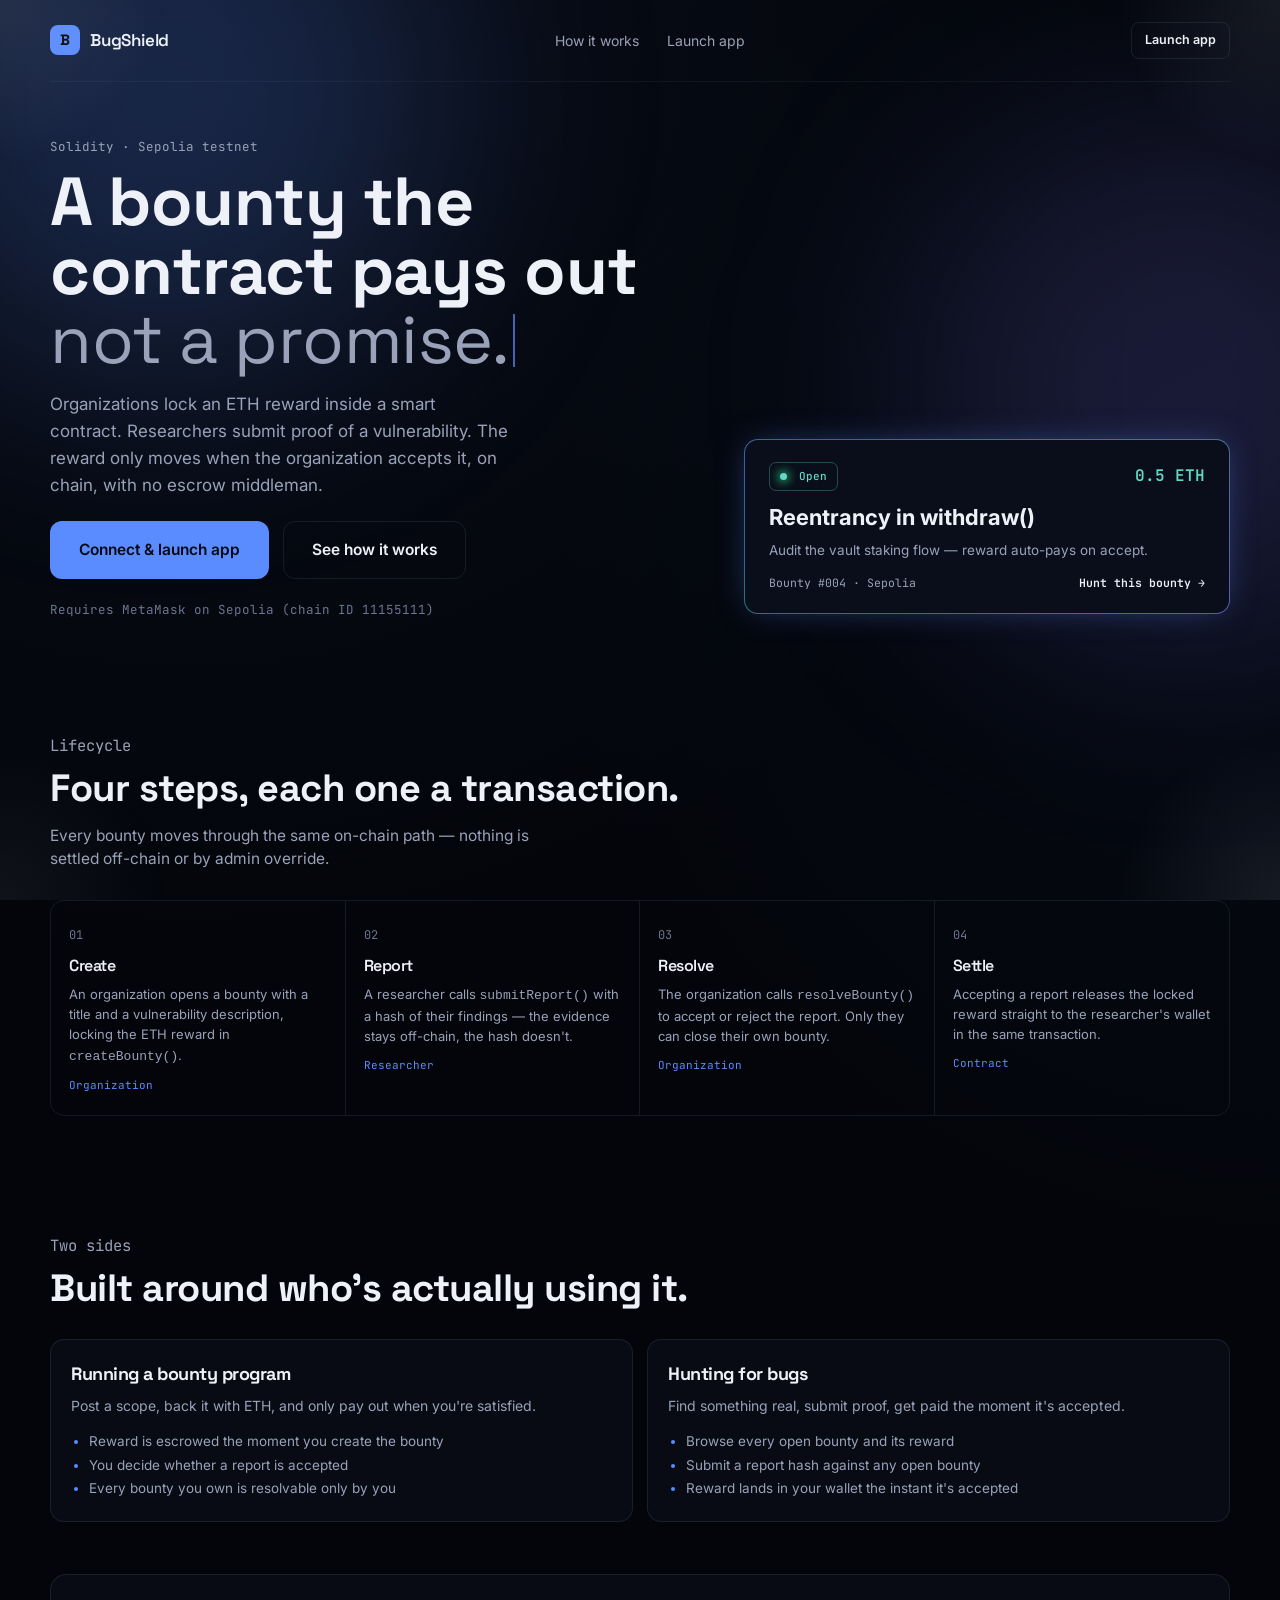
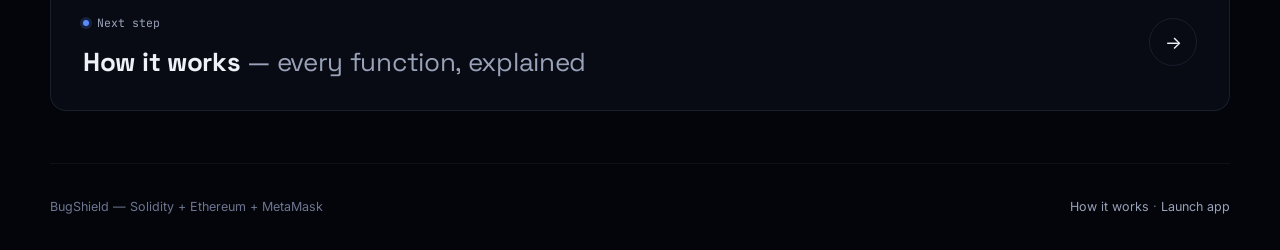
<file: Frontend/index.html>
<!DOCTYPE html>
<html lang="en">
<head>
<meta charset="UTF-8" />
<meta name="viewport" content="width=device-width, initial-scale=1.0" />
<title>BugShield — On-chain bug bounties</title>
<style>
@import url('https://fonts.googleapis.com/css2?family=Space+Grotesk:wght@500;600;700&family=Inter:wght@400;500;600&family=JetBrains+Mono:wght@400;500&display=swap');

:root{
  --bg:#03050a;
  --bg-raised:#080b14;
  --bg-inset:#05070e;
  --line:rgba(150,170,210,.12);
  --line-soft:rgba(150,170,210,.07);
  --text:#eef1f7;
  --muted:#99a2b8;
  --muted-dim:#6d7590;
  --amber:#5b8cff;
  --amber-dim:rgba(91,140,255,.14);
  --violet:#8b7bff;
  --teal:#63d9c4;
  --red:#ff6b5e;
  --sans:'Inter',ui-sans-serif,system-ui,sans-serif;
  --display:'Space Grotesk',var(--sans);
  --mono:'JetBrains Mono',ui-monospace,monospace;
}

*{box-sizing:border-box;}
html{scroll-behavior:smooth;}
body{
  margin:0;
  background:
    radial-gradient(circle at 15% 0%, rgba(60,90,160,.10), transparent 45%),
    radial-gradient(circle at 100% 30%, rgba(40,70,140,.08), transparent 40%),
    var(--bg);
  color:var(--text);
  font-family:var(--sans);
  line-height:1.5;
  -webkit-font-smoothing:antialiased;
}
body::after{content:"";position:fixed;inset:0;z-index:0;pointer-events:none;background:radial-gradient(240px circle at 0% 0%,rgba(210,220,242,.09),transparent 70%),radial-gradient(240px circle at 100% 0%,rgba(210,220,242,.09),transparent 70%),radial-gradient(240px circle at 0% 100%,rgba(190,202,226,.07),transparent 70%),radial-gradient(240px circle at 100% 100%,rgba(210,220,242,.09),transparent 70%);animation:corner-breathe 7s ease-in-out infinite;}
@keyframes corner-breathe{0%,100%{opacity:.7;}50%{opacity:1;}}
::selection{background:rgba(91,140,255,.35);color:#fff;}
::-webkit-scrollbar{width:10px;}
::-webkit-scrollbar-track{background:var(--bg);}
::-webkit-scrollbar-thumb{background:rgba(91,140,255,.25);border-radius:8px;}
::-webkit-scrollbar-thumb:hover{background:rgba(91,140,255,.4);}
a{color:inherit;}
img{max-width:100%;}

.wrap{width:min(1180px,calc(100% - 48px));margin:0 auto;}

/* ---------- nav ---------- */
.nav{
  display:flex;align-items:center;justify-content:space-between;
  padding:22px 0;
  border-bottom:1px solid var(--line-soft);
}
.nav-links{display:flex;align-items:center;gap:28px;font-size:14px;color:var(--muted);}
.nav-links a{text-decoration:none;transition:color .2s ease;}
.nav-links a:hover{color:var(--text);}
.brand{display:flex;align-items:center;gap:10px;text-decoration:none;}
.brand-mark{
  width:30px;height:30px;border-radius:8px;
  background:var(--amber);
  display:grid;place-items:center;
  color:#0a0a09;font-weight:700;font-family:var(--display);font-size:15px;
}
.brand-word{font-family:var(--display);font-weight:600;font-size:17px;letter-spacing:-.2px;}

/* ---------- buttons ---------- */
.btn{
  display:inline-flex;align-items:center;justify-content:center;gap:8px;
  border-radius:10px;border:1px solid transparent;
  padding:12px 20px;font-size:14px;font-weight:600;font-family:var(--sans);
  cursor:pointer;text-decoration:none;
  transition:transform .15s cubic-bezier(.2,.8,.2,1),filter .15s ease,background .2s ease,border-color .2s ease;
}
.btn:active{transform:scale(.97);}
.btn:disabled{opacity:.4;cursor:not-allowed;transform:none;}
.btn-amber{background:var(--amber);color:#050912;}
.btn-amber:hover{filter:brightness(1.12);}
.btn-line{background:transparent;border-color:var(--line);color:var(--text);}
.btn-line:hover{border-color:rgba(255,255,255,.28);background:rgba(255,255,255,.03);}
.btn-quiet{background:transparent;color:var(--muted);padding:12px 6px;}
.btn-quiet:hover{color:var(--text);}
.btn-sm{padding:8px 13px;font-size:12.5px;border-radius:8px;}
.btn-block{width:100%;}

/* ---------- pills / tags ---------- */
.pill{
  display:inline-flex;align-items:center;gap:7px;
  border:1px solid var(--line);border-radius:999px;
  padding:7px 12px;font-size:12px;color:var(--muted);font-family:var(--mono);
}
.pill-dot{width:6px;height:6px;border-radius:50%;background:var(--muted-dim);}
.pill-dot.live{background:var(--teal);box-shadow:0 0 0 3px rgba(99,217,196,.15);}

.tag{
  display:inline-flex;align-items:center;gap:6px;
  padding:5px 10px;border-radius:7px;font-size:11px;font-weight:500;
  font-family:var(--mono);border:1px solid var(--line);color:var(--muted);
}
.tag.open{color:var(--teal);border-color:rgba(99,217,196,.3);}
.tag.submitted{color:var(--amber);border-color:rgba(91,140,255,.35);}
.tag.resolved{color:var(--muted);border-color:var(--line);}

/* ---------- section rhythm ---------- */
section{padding:52px 0;}
.eyebrow{
  font-family:var(--mono);font-size:12.5px;color:var(--muted);
  margin:0 0 10px;
}
h1,h2,h3{font-family:var(--display);margin:0;letter-spacing:-.5px;}
.section-head{max-width:640px;margin-bottom:30px;}
.section-head h2{font-size:clamp(26px,3.4vw,38px);line-height:1.12;}
.section-head p{color:var(--muted);font-size:15.5px;margin-top:14px;max-width:520px;}

hr.rule{border:0;border-top:1px solid var(--line-soft);margin:0;}

/* ---------- next-step nav card ---------- */
.next-step{
  display:flex;align-items:center;justify-content:space-between;gap:20px;
  border:1px solid var(--line);border-radius:16px;padding:28px 32px;
  text-decoration:none;color:var(--text);background:var(--bg-raised);
  position:relative;overflow:hidden;
  transition:border-color .3s ease,transform .3s cubic-bezier(.2,.8,.2,1),box-shadow .3s ease;
}
.next-step::before{
  content:"";position:absolute;inset:0;
  background:radial-gradient(420px circle at var(--mx,50%) var(--my,50%),rgba(91,140,255,.14),transparent 60%);
  opacity:0;transition:opacity .35s ease;pointer-events:none;
}
.next-step:hover{border-color:rgba(91,140,255,.4);transform:translateY(-3px);box-shadow:0 22px 46px -20px rgba(91,140,255,.4);}
.next-step:hover::before{opacity:1;}
.ns-left{position:relative;z-index:1;}
.ns-eyebrow{font-family:var(--mono);font-size:11.5px;color:var(--muted);display:flex;align-items:center;gap:8px;}
.ns-eyebrow .ns-dot{width:6px;height:6px;border-radius:50%;background:var(--amber);box-shadow:0 0 0 3px rgba(91,140,255,.18);}
.ns-title{font-family:var(--display);font-size:clamp(19px,2.6vw,26px);margin-top:8px;letter-spacing:-.3px;}
.ns-title span{color:var(--muted);font-weight:400;}
.ns-arrow{
  position:relative;z-index:1;flex:none;
  width:48px;height:48px;border-radius:50%;
  border:1px solid var(--line);display:grid;place-items:center;
  font-size:18px;color:var(--text);
  transition:transform .3s cubic-bezier(.2,.8,.2,1),background .3s ease,color .3s ease,border-color .3s ease;
}
.next-step:hover .ns-arrow{
  transform:translateX(6px);
  background:var(--amber);color:#050912;border-color:transparent;
}
@media (max-width:600px){
  .next-step{padding:22px;flex-wrap:wrap;}
}

.foot{
  border-top:1px solid var(--line-soft);
  padding:34px 0;
  display:flex;justify-content:space-between;align-items:center;flex-wrap:wrap;gap:14px;
  color:var(--muted-dim);font-size:12.5px;
}
.foot a{color:var(--muted);text-decoration:none;}
.foot a:hover{color:var(--text);}

/* ---------- reveal-on-load ---------- */
.rise{opacity:0;transform:translateY(14px);animation:rise .7s cubic-bezier(.16,1,.3,1) forwards;}
@keyframes rise{to{opacity:1;transform:none;}}

@media (max-width:760px){
  section{padding:36px 0;}
  .nav-links{display:none;}
}

@media (prefers-reduced-motion:reduce){
  *{animation-duration:.001ms !important;transition-duration:.001ms !important;}
}

</style>
<style>
  .hero{padding:56px 0 36px;display:grid;grid-template-columns:1.15fr .85fr;gap:36px;align-items:center;}
  .hero h1{font-size:clamp(40px,5.6vw,68px);line-height:1.02;max-width:620px;}
  .hero-title{position:relative;}
  .hero-title.typing::after{content:"";display:inline-block;width:2px;height:.78em;margin-left:5px;vertical-align:-.05em;background:var(--amber);opacity:.7;animation:caret-blink 1s ease-in-out infinite;}
  .hero-title .type-line{display:inline;}
  .hero-title .type-line.muted{color:var(--muted);font-weight:400;}
  @keyframes caret-blink{0%,45%{opacity:.65}50%,100%{opacity:0}}
  .hero p.lede{color:var(--muted);font-size:17px;max-width:460px;margin:16px 0 22px;line-height:1.6;}
  .hero-actions{display:flex;gap:14px;flex-wrap:wrap;}
  .hero-actions .btn,
  .cta-band .btn{
    padding:16px 28px;font-size:15.5px;border-radius:12px;
    transition:transform .25s cubic-bezier(.2,.8,.2,1),box-shadow .3s ease,filter .25s ease;
  }
  .hero-actions .btn-amber,
  .cta-band .btn-amber{
    box-shadow:0 0 0 rgba(91,140,255,0);
    animation:btn-glow 3.2s ease-in-out infinite;
  }
  .hero-actions .btn-amber:hover,
  .cta-band .btn-amber:hover{
    transform:translateY(-3px) scale(1.03);
    box-shadow:0 12px 34px -6px rgba(91,140,255,.65);
  }
  .hero-actions .btn-line:hover,
  .cta-band .btn-line:hover{
    transform:translateY(-3px);
    box-shadow:0 10px 28px -8px rgba(150,170,210,.25);
    border-color:rgba(150,170,210,.4);
  }
  @keyframes btn-glow{
    0%,100%{box-shadow:0 0 16px -4px rgba(91,140,255,.35);}
    50%{box-shadow:0 0 30px -2px rgba(91,140,255,.65);}
  }
  .req-note{margin-top:22px;color:var(--muted-dim);font-size:12.5px;font-family:var(--mono);}

  .terminal{
    border:1px solid var(--line);border-radius:14px;background:var(--bg-raised);
    overflow:hidden;box-shadow:0 30px 70px rgba(0,0,0,.55), 0 0 60px -20px rgba(91,140,255,.35);
    animation:float 5s ease-in-out infinite;
  }
  @keyframes float{0%,100%{transform:translateY(0);}50%{transform:translateY(-8px);}}
  .terminal-bar{
    display:flex;align-items:center;gap:7px;padding:12px 14px;border-bottom:1px solid var(--line-soft);
  }
  .terminal-bar span{width:9px;height:9px;border-radius:50%;background:var(--line);}
  .terminal-bar small{margin-left:8px;color:var(--muted-dim);font-family:var(--mono);font-size:11px;}
  .terminal-body{padding:22px 20px 26px;font-family:var(--mono);font-size:13px;min-height:230px;}
  .t-line{color:var(--muted-dim);opacity:0;white-space:pre-wrap;line-height:1.9;}
  .t-line .k{color:var(--amber);}
  .t-line .v{color:var(--teal);}
  .t-cursor{display:inline-block;width:7px;height:14px;background:var(--amber);margin-left:2px;vertical-align:-2px;animation:blink 1s steps(1) infinite;}
  @keyframes blink{50%{opacity:0;}}
  .feat{position:relative;overflow:hidden;border-radius:14px;padding:22px 24px;margin-top:10px;background:linear-gradient(#0a0e1a,#0a0e1a) padding-box,linear-gradient(135deg,rgba(91,140,255,.65),rgba(46,255,158,.5),rgba(139,123,255,.65)) border-box;border:1px solid transparent;box-shadow:0 0 34px -10px rgba(91,140,255,.5);transition:transform .3s ease,box-shadow .3s ease;}
  .feat-top{display:flex;justify-content:space-between;align-items:center;margin-bottom:10px;}
  .live-dot{width:7px;height:7px;border-radius:50%;background:var(--teal);display:inline-block;margin-right:6px;box-shadow:0 0 10px 2px rgba(46,255,158,.7);animation:pill-blink 2.2s ease-in-out infinite;}
  @keyframes pill-blink{0%,100%{opacity:1;}50%{opacity:.55;}}
  .feat h4{margin:0 0 6px;font-size:22px;}
  .feat p{margin:0 0 14px;color:var(--muted);font-size:13.5px;}
  .feat-reward{font-family:var(--mono);color:var(--teal);font-weight:600;}
  .feat-foot{display:flex;justify-content:space-between;align-items:center;font-family:var(--mono);font-size:11.5px;color:var(--muted);}
  .feat-foot a{color:var(--text);text-decoration:none;font-weight:600;}
  .feat-foot a:hover{color:var(--amber);}
  .feat-shine{position:absolute;top:0;left:-60%;width:50%;height:100%;background:linear-gradient(100deg,transparent,rgba(255,255,255,.09),transparent);animation:shine 4.5s ease-in-out infinite;pointer-events:none;}
  @keyframes shine{0%{left:-60%;}55%,100%{left:130%;}}
  .feat:hover{transform:perspective(1000px) rotateX(2deg) translateY(-3px);box-shadow:0 0 44px -8px rgba(91,140,255,.6);}

  .lifecycle{display:grid;grid-template-columns:repeat(4,1fr);gap:0;border:1px solid var(--line);border-radius:14px;overflow:hidden;}
  .life-step{padding:20px 18px;border-right:1px solid var(--line);position:relative;transition:background .25s ease,transform .25s ease;}
  .life-step:hover{background:rgba(91,140,255,.05);transform:translateY(-3px);}
  .life-step:last-child{border-right:none;}
  .life-num{font-family:var(--mono);color:var(--muted-dim);font-size:12px;}
  .life-step h3{font-size:16px;margin:9px 0 6px;font-family:var(--display);font-weight:600;}
  .life-step p{color:var(--muted);font-size:13px;line-height:1.55;margin:0;}
  .life-step .who{display:inline-block;margin-top:10px;font-family:var(--mono);font-size:11px;color:var(--amber);}

  .roles{display:grid;grid-template-columns:1fr 1fr;gap:14px;}
  .role-card{border:1px solid var(--line);border-radius:14px;padding:20px;background:var(--bg-raised);transition:transform .25s ease,border-color .25s ease,box-shadow .25s ease;}
  .role-card:hover{transform:translateY(-4px);border-color:rgba(91,140,255,.35);box-shadow:0 16px 34px -14px rgba(91,140,255,.35);}
  .role-card h3{font-size:18px;margin-bottom:8px;}
  .role-card p{color:var(--muted);font-size:14px;line-height:1.6;margin:0 0 12px;}
  .role-card ul{margin:0;padding-left:18px;color:var(--muted);font-size:13.5px;line-height:1.75;}
  .role-card ul li::marker{color:var(--amber);}

  @media (max-width:900px){
    .hero{grid-template-columns:1fr;padding-top:56px;}
    .lifecycle{grid-template-columns:1fr 1fr;}
    .life-step{border-bottom:1px solid var(--line);}
    .roles{grid-template-columns:1fr;}
  }
  .glow{position:fixed;border-radius:50%;filter:blur(110px);z-index:-1;pointer-events:none;animation:pulse 9s ease-in-out infinite;}
  .glow-a{width:560px;height:560px;top:-180px;left:-120px;background:rgba(91,140,255,.20);}
  .glow-b{width:520px;height:520px;top:120px;right:-160px;background:rgba(139,123,255,.16);animation-delay:-4.5s;}
  @keyframes pulse{0%,100%{opacity:.55;transform:scale(1);}50%{opacity:.9;transform:scale(1.08);}}

  .reveal{opacity:0;transform:translateY(16px);transition:opacity .6s cubic-bezier(.16,1,.3,1),transform .6s cubic-bezier(.16,1,.3,1);}
  .reveal.in{opacity:1;transform:none;}
</style>
</head>
<body>
<div class="glow glow-a"></div>
<div class="glow glow-b"></div>
<div class="wrap">
  <nav class="nav">
    <a class="brand" href="index.html">
      <span class="brand-mark">B</span>
      <span class="brand-word">BugShield</span>
    </a>
    <div class="nav-links">
      <a href="how-it-works.html">How it works</a>
      <a href="app.html">Launch app</a>
    </div>
    <a class="btn btn-line btn-sm" href="app.html">Launch app</a>
  </nav>

  <section class="hero">
    <div class="rise" style="animation-delay:.05s">
      <p class="eyebrow">Solidity · Sepolia testnet</p>
      <h1 class="hero-title" aria-label="A bounty the contract pays out, not a promise.">A bounty the contract pays out<br>not a promise.</h1>
      <p class="lede">Organizations lock an ETH reward inside a smart contract. Researchers submit proof of a vulnerability. The reward only moves when the organization accepts it, on chain, with no escrow middleman.</p>
      <div class="hero-actions">
        <a class="btn btn-amber" href="app.html">Connect &amp; launch app</a>
        <a class="btn btn-line" href="how-it-works.html">See how it works</a>
      </div>
      <p class="req-note">Requires MetaMask on Sepolia (chain ID 11155111)</p>
    </div>

    <div class="hero-right">
      <div class="terminal rise" style="animation-delay:.15s">
        <div class="terminal-bar"><span></span><span></span><span></span><small>BugBounty.sol</small></div>
        <div class="terminal-body" id="termBody"></div>
      </div>
      <div class="feat rise" style="animation-delay:.25s">
        <span class="feat-shine"></span>
        <div class="feat-top">
          <span class="tag open"><span class="live-dot"></span>Open</span>
          <span class="feat-reward">0.5 ETH</span>
        </div>
        <h4>Reentrancy in withdraw()</h4>
        <p>Audit the vault staking flow — reward auto-pays on accept.</p>
        <div class="feat-foot">
          <span>Bounty #004 · Sepolia</span>
          <a href="app.html">Hunt this bounty →</a>
        </div>
      </div>
    </div>
  </section>

  <section>
    <div class="section-head reveal">
      <p class="eyebrow">Lifecycle</p>
      <h2>Four steps, each one a transaction.</h2>
      <p>Every bounty moves through the same on-chain path — nothing is settled off-chain or by admin override.</p>
    </div>
    <div class="lifecycle">
      <div class="life-step reveal">
        <span class="life-num">01</span>
        <h3>Create</h3>
        <p>An organization opens a bounty with a title and a vulnerability description, locking the ETH reward in <code>createBounty()</code>.</p>
        <span class="who">Organization</span>
      </div>
      <div class="life-step reveal">
        <span class="life-num">02</span>
        <h3>Report</h3>
        <p>A researcher calls <code>submitReport()</code> with a hash of their findings — the evidence stays off-chain, the hash doesn't.</p>
        <span class="who">Researcher</span>
      </div>
      <div class="life-step reveal">
        <span class="life-num">03</span>
        <h3>Resolve</h3>
        <p>The organization calls <code>resolveBounty()</code> to accept or reject the report. Only they can close their own bounty.</p>
        <span class="who">Organization</span>
      </div>
      <div class="life-step reveal">
        <span class="life-num">04</span>
        <h3>Settle</h3>
        <p>Accepting a report releases the locked reward straight to the researcher's wallet in the same transaction.</p>
        <span class="who">Contract</span>
      </div>
    </div>
  </section>

  <section>
    <div class="section-head reveal">
      <p class="eyebrow">Two sides</p>
      <h2>Built around who's actually using it.</h2>
    </div>
    <div class="roles">
      <div class="role-card reveal">
        <h3>Running a bounty program</h3>
        <p>Post a scope, back it with ETH, and only pay out when you're satisfied.</p>
        <ul>
          <li>Reward is escrowed the moment you create the bounty</li>
          <li>You decide whether a report is accepted</li>
          <li>Every bounty you own is resolvable only by you</li>
        </ul>
      </div>
      <div class="role-card reveal">
        <h3>Hunting for bugs</h3>
        <p>Find something real, submit proof, get paid the moment it's accepted.</p>
        <ul>
          <li>Browse every open bounty and its reward</li>
          <li>Submit a report hash against any open bounty</li>
          <li>Reward lands in your wallet the instant it's accepted</li>
        </ul>
      </div>
    </div>
  </section>

  <section style="padding-top:0;">
    <a class="next-step" href="how-it-works.html" id="nextStep">
      <div class="ns-left">
        <p class="ns-eyebrow"><span class="ns-dot"></span>Next step</p>
        <h3 class="ns-title">How it works <span>— every function, explained</span></h3>
      </div>
      <span class="ns-arrow">→</span>
    </a>
  </section>

  <div class="foot">
    <span>BugShield — Solidity + Ethereum + MetaMask</span>
    <span><a href="how-it-works.html">How it works</a> · <a href="app.html">Launch app</a></span>
  </div>
</div>

<script>
  document.getElementById("nextStep").addEventListener("mousemove", (e) => {
    const r = e.currentTarget.getBoundingClientRect();
    e.currentTarget.style.setProperty("--mx", (e.clientX - r.left) + "px");
    e.currentTarget.style.setProperty("--my", (e.clientY - r.top) + "px");
  });
</script>

<script>
  const lines = [
    { k: "org.createBounty", v: '"Reentrancy in withdraw()"  +0.05 ETH' },
    { k: "researcher.submitReport", v: "#4  0xa11c...9f2e" },
    { k: "org.resolveBounty", v: "#4  accepted → true" },
    { k: "contract.transfer", v: "0.05 ETH → researcher" },
  ];
  const body = document.getElementById("termBody");
  let delay = 150;
  lines.forEach((line, i) => {
    const el = document.createElement("div");
    el.className = "t-line";
    el.style.animation = `rise .5s cubic-bezier(.16,1,.3,1) forwards`;
    el.style.animationDelay = delay + "ms";
    el.innerHTML = `<span class="k">${line.k}</span>(<span class="v">${line.v}</span>)`;
    body.appendChild(el);
    delay += 480;
  });
  setTimeout(() => {
    const cur = document.createElement("span");
    cur.className = "t-cursor";
    body.appendChild(cur);
  }, delay);

  const io = new IntersectionObserver((entries) => {
    entries.forEach((entry) => {
      if (entry.isIntersecting) {
        entry.target.classList.add("in");
        io.unobserve(entry.target);
      }
    });
  }, { threshold: 0.2 });
  document.querySelectorAll(".reveal").forEach((el, i) => {
    el.style.transitionDelay = (i % 4) * 60 + "ms";
    io.observe(el);
  });
</script>

<script>
(() => {
  const title = document.querySelector('.hero-title');
  if (!title) return;
  const reduce = window.matchMedia('(prefers-reduced-motion: reduce)').matches;
  if (reduce) return;
  const full = 'A bounty the contract pays out';
  const second = 'not a promise.';
  title.classList.add('typing');
  title.innerHTML = '<span class="type-line"></span><br><span class="type-line muted"></span>';
  const lines = title.querySelectorAll('.type-line');
  let i = 0;
  const type = (el, text, done) => {
    if (i >= text.length) { done(); return; }
    el.textContent += text[i++];
    setTimeout(() => type(el, text, done), 34);
  };
  type(lines[0], full, () => {
    i = 0;
    setTimeout(() => type(lines[1], second, () => {
      setTimeout(() => title.classList.remove('typing'), 650);
    }), 180);
  });
})();
</script>
</body>
</html>
</file>
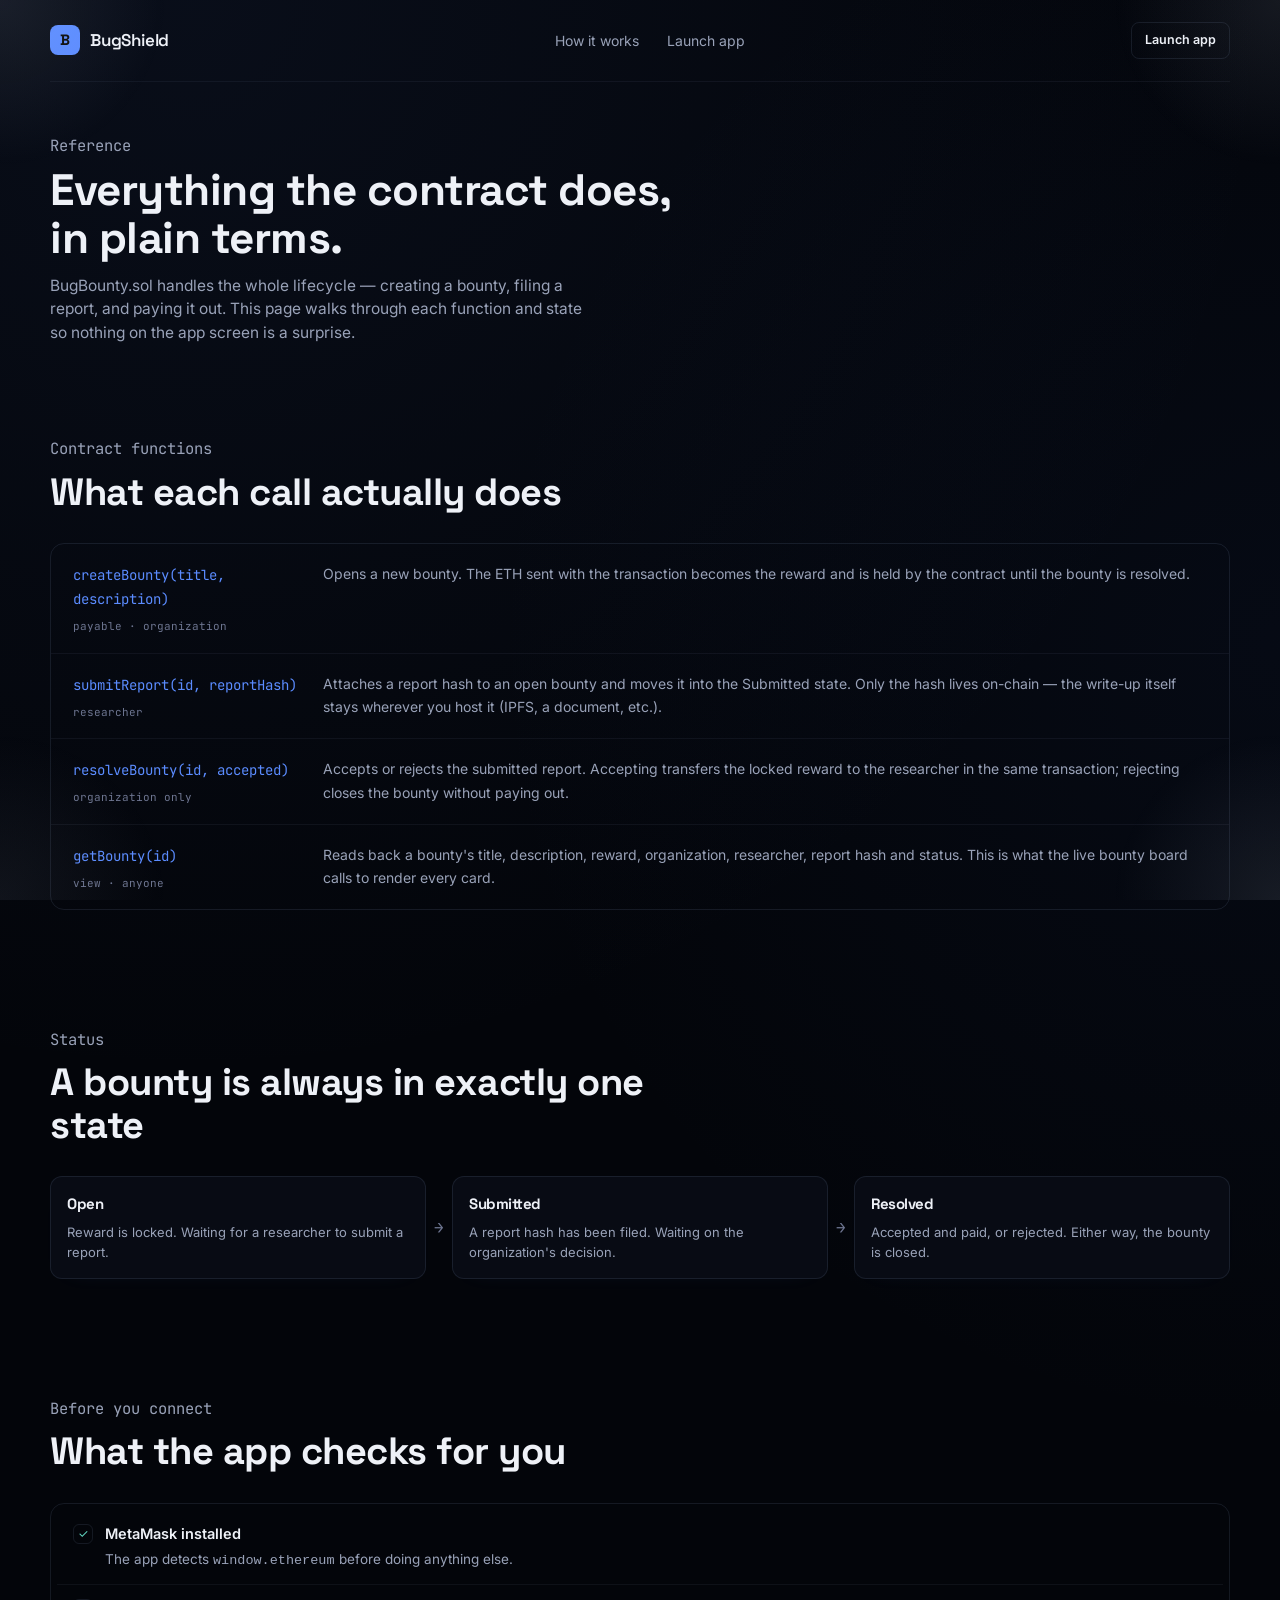
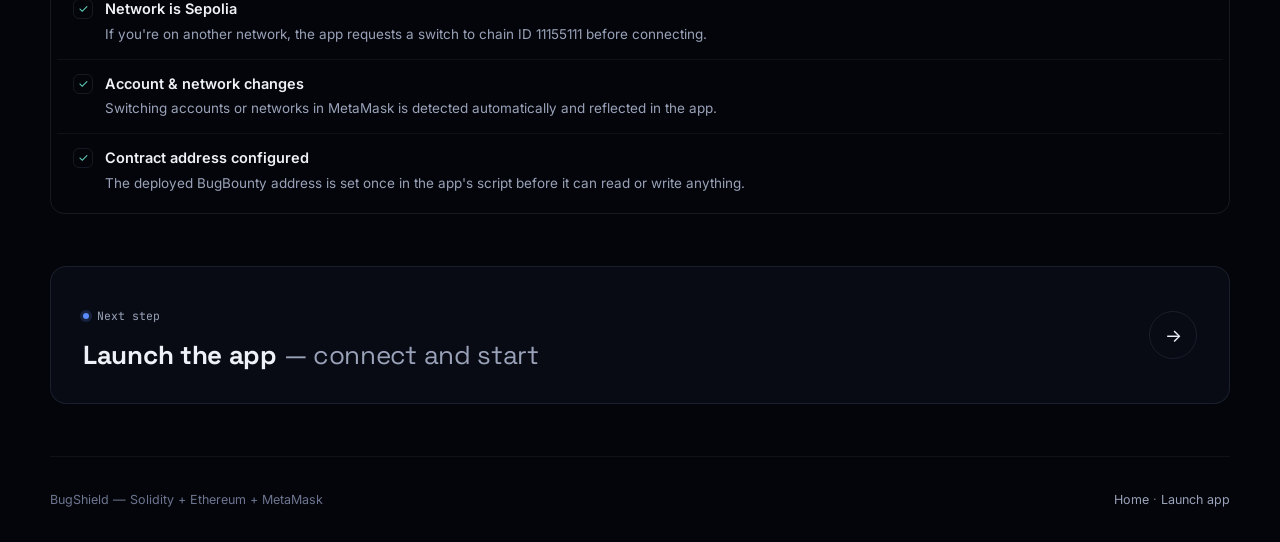
<file: Frontend/how-it-works.html>
<!DOCTYPE html>
<html lang="en">
<head>
<meta charset="UTF-8" />
<meta name="viewport" content="width=device-width, initial-scale=1.0" />
<title>How it works — BugShield</title>
<style>
@import url('https://fonts.googleapis.com/css2?family=Space+Grotesk:wght@500;600;700&family=Inter:wght@400;500;600&family=JetBrains+Mono:wght@400;500&display=swap');

:root{
  --bg:#03050a;
  --bg-raised:#080b14;
  --bg-inset:#05070e;
  --line:rgba(150,170,210,.12);
  --line-soft:rgba(150,170,210,.07);
  --text:#eef1f7;
  --muted:#99a2b8;
  --muted-dim:#6d7590;
  --amber:#5b8cff;
  --amber-dim:rgba(91,140,255,.14);
  --violet:#8b7bff;
  --teal:#63d9c4;
  --red:#ff6b5e;
  --sans:'Inter',ui-sans-serif,system-ui,sans-serif;
  --display:'Space Grotesk',var(--sans);
  --mono:'JetBrains Mono',ui-monospace,monospace;
}

*{box-sizing:border-box;}
html{scroll-behavior:smooth;}
body{
  margin:0;
  background:
    radial-gradient(circle at 15% 0%, rgba(60,90,160,.10), transparent 45%),
    radial-gradient(circle at 100% 30%, rgba(40,70,140,.08), transparent 40%),
    var(--bg);
  color:var(--text);
  font-family:var(--sans);
  line-height:1.5;
  -webkit-font-smoothing:antialiased;
}
body::after{content:"";position:fixed;inset:0;z-index:0;pointer-events:none;background:radial-gradient(240px circle at 0% 0%,rgba(210,220,242,.09),transparent 70%),radial-gradient(240px circle at 100% 0%,rgba(210,220,242,.09),transparent 70%),radial-gradient(240px circle at 0% 100%,rgba(190,202,226,.07),transparent 70%),radial-gradient(240px circle at 100% 100%,rgba(210,220,242,.09),transparent 70%);animation:corner-breathe 7s ease-in-out infinite;}
@keyframes corner-breathe{0%,100%{opacity:.7;}50%{opacity:1;}}
::selection{background:rgba(91,140,255,.35);color:#fff;}
::-webkit-scrollbar{width:10px;}
::-webkit-scrollbar-track{background:var(--bg);}
::-webkit-scrollbar-thumb{background:rgba(91,140,255,.25);border-radius:8px;}
::-webkit-scrollbar-thumb:hover{background:rgba(91,140,255,.4);}
a{color:inherit;}
img{max-width:100%;}

.wrap{width:min(1180px,calc(100% - 48px));margin:0 auto;}

/* ---------- nav ---------- */
.nav{
  display:flex;align-items:center;justify-content:space-between;
  padding:22px 0;
  border-bottom:1px solid var(--line-soft);
}
.nav-links{display:flex;align-items:center;gap:28px;font-size:14px;color:var(--muted);}
.nav-links a{text-decoration:none;transition:color .2s ease;}
.nav-links a:hover{color:var(--text);}
.brand{display:flex;align-items:center;gap:10px;text-decoration:none;}
.brand-mark{
  width:30px;height:30px;border-radius:8px;
  background:var(--amber);
  display:grid;place-items:center;
  color:#0a0a09;font-weight:700;font-family:var(--display);font-size:15px;
}
.brand-word{font-family:var(--display);font-weight:600;font-size:17px;letter-spacing:-.2px;}

/* ---------- buttons ---------- */
.btn{
  display:inline-flex;align-items:center;justify-content:center;gap:8px;
  border-radius:10px;border:1px solid transparent;
  padding:12px 20px;font-size:14px;font-weight:600;font-family:var(--sans);
  cursor:pointer;text-decoration:none;
  transition:transform .15s cubic-bezier(.2,.8,.2,1),filter .15s ease,background .2s ease,border-color .2s ease;
}
.btn:active{transform:scale(.97);}
.btn:disabled{opacity:.4;cursor:not-allowed;transform:none;}
.btn-amber{background:var(--amber);color:#050912;}
.btn-amber:hover{filter:brightness(1.12);}
.btn-line{background:transparent;border-color:var(--line);color:var(--text);}
.btn-line:hover{border-color:rgba(255,255,255,.28);background:rgba(255,255,255,.03);}
.btn-quiet{background:transparent;color:var(--muted);padding:12px 6px;}
.btn-quiet:hover{color:var(--text);}
.btn-sm{padding:8px 13px;font-size:12.5px;border-radius:8px;}
.btn-block{width:100%;}

/* ---------- pills / tags ---------- */
.pill{
  display:inline-flex;align-items:center;gap:7px;
  border:1px solid var(--line);border-radius:999px;
  padding:7px 12px;font-size:12px;color:var(--muted);font-family:var(--mono);
}
.pill-dot{width:6px;height:6px;border-radius:50%;background:var(--muted-dim);}
.pill-dot.live{background:var(--teal);box-shadow:0 0 0 3px rgba(99,217,196,.15);}

.tag{
  display:inline-flex;align-items:center;gap:6px;
  padding:5px 10px;border-radius:7px;font-size:11px;font-weight:500;
  font-family:var(--mono);border:1px solid var(--line);color:var(--muted);
}
.tag.open{color:var(--teal);border-color:rgba(99,217,196,.3);}
.tag.submitted{color:var(--amber);border-color:rgba(91,140,255,.35);}
.tag.resolved{color:var(--muted);border-color:var(--line);}

/* ---------- section rhythm ---------- */
section{padding:52px 0;}
.eyebrow{
  font-family:var(--mono);font-size:12.5px;color:var(--muted);
  margin:0 0 10px;
}
h1,h2,h3{font-family:var(--display);margin:0;letter-spacing:-.5px;}
.section-head{max-width:640px;margin-bottom:30px;}
.section-head h2{font-size:clamp(26px,3.4vw,38px);line-height:1.12;}
.section-head p{color:var(--muted);font-size:15.5px;margin-top:14px;max-width:520px;}

hr.rule{border:0;border-top:1px solid var(--line-soft);margin:0;}

/* ---------- next-step nav card ---------- */
.next-step{
  display:flex;align-items:center;justify-content:space-between;gap:20px;
  border:1px solid var(--line);border-radius:16px;padding:28px 32px;
  text-decoration:none;color:var(--text);background:var(--bg-raised);
  position:relative;overflow:hidden;
  transition:border-color .3s ease,transform .3s cubic-bezier(.2,.8,.2,1),box-shadow .3s ease;
}
.next-step::before{
  content:"";position:absolute;inset:0;
  background:radial-gradient(420px circle at var(--mx,50%) var(--my,50%),rgba(91,140,255,.14),transparent 60%);
  opacity:0;transition:opacity .35s ease;pointer-events:none;
}
.next-step:hover{border-color:rgba(91,140,255,.4);transform:translateY(-3px);box-shadow:0 22px 46px -20px rgba(91,140,255,.4);}
.next-step:hover::before{opacity:1;}
.ns-left{position:relative;z-index:1;}
.ns-eyebrow{font-family:var(--mono);font-size:11.5px;color:var(--muted);display:flex;align-items:center;gap:8px;}
.ns-eyebrow .ns-dot{width:6px;height:6px;border-radius:50%;background:var(--amber);box-shadow:0 0 0 3px rgba(91,140,255,.18);}
.ns-title{font-family:var(--display);font-size:clamp(19px,2.6vw,26px);margin-top:8px;letter-spacing:-.3px;}
.ns-title span{color:var(--muted);font-weight:400;}
.ns-arrow{
  position:relative;z-index:1;flex:none;
  width:48px;height:48px;border-radius:50%;
  border:1px solid var(--line);display:grid;place-items:center;
  font-size:18px;color:var(--text);
  transition:transform .3s cubic-bezier(.2,.8,.2,1),background .3s ease,color .3s ease,border-color .3s ease;
}
.next-step:hover .ns-arrow{
  transform:translateX(6px);
  background:var(--amber);color:#050912;border-color:transparent;
}
@media (max-width:600px){
  .next-step{padding:22px;flex-wrap:wrap;}
}

.foot{
  border-top:1px solid var(--line-soft);
  padding:34px 0;
  display:flex;justify-content:space-between;align-items:center;flex-wrap:wrap;gap:14px;
  color:var(--muted-dim);font-size:12.5px;
}
.foot a{color:var(--muted);text-decoration:none;}
.foot a:hover{color:var(--text);}

/* ---------- reveal-on-load ---------- */
.rise{opacity:0;transform:translateY(14px);animation:rise .7s cubic-bezier(.16,1,.3,1) forwards;}
@keyframes rise{to{opacity:1;transform:none;}}

@media (max-width:760px){
  section{padding:36px 0;}
  .nav-links{display:none;}
}

@media (prefers-reduced-motion:reduce){
  *{animation-duration:.001ms !important;transition-duration:.001ms !important;}
}

</style>
<style>
  .page-head{padding:40px 0 12px;}
  .page-head h1{font-size:clamp(30px,4vw,44px);max-width:640px;line-height:1.08;}
  .page-head p{color:var(--muted);font-size:15.5px;margin-top:12px;max-width:540px;}

  .func-list{border:1px solid var(--line);border-radius:14px;overflow:hidden;}
  .func-row{display:grid;grid-template-columns:230px 1fr;gap:20px;padding:18px 22px;border-bottom:1px solid var(--line-soft);}
  .func-row:last-child{border-bottom:none;}
  .func-name{font-family:var(--mono);font-size:14px;color:var(--amber);}
  .func-who{display:block;margin-top:8px;font-family:var(--mono);font-size:11px;color:var(--muted-dim);}
  .func-body p{margin:0;color:var(--muted);font-size:14px;line-height:1.7;}

  .states{display:flex;gap:8px;flex-wrap:wrap;}
  .state-card{flex:1;min-width:180px;border:1px solid var(--line);border-radius:12px;padding:16px;background:var(--bg-raised);box-shadow:0 8px 24px -22px rgba(91,140,255,.22);transition:border-color .28s ease,transform .28s cubic-bezier(.16,1,.3,1),box-shadow .28s ease;}
  .state-card h3{font-size:15px;margin-bottom:6px;}
  .state-card p{color:var(--muted);font-size:13px;margin:0;line-height:1.55;}
  .state-card:hover{transform:translateY(-2px);border-color:rgba(91,140,255,.24);box-shadow:0 12px 28px -22px rgba(91,140,255,.32);}
  .state-arrow{display:flex;align-items:center;color:var(--muted-dim);font-family:var(--mono);}

  .checklist{border:1px solid var(--line);border-radius:14px;padding:6px;}
  .check-row{display:flex;gap:12px;padding:13px 16px;align-items:flex-start;border-bottom:1px solid var(--line-soft);}
  .check-row:last-child{border-bottom:none;}
  .check-mark{width:20px;height:20px;flex:none;border-radius:6px;border:1px solid var(--line);display:grid;place-items:center;font-size:12px;color:var(--teal);margin-top:1px;}
  .check-row h4{margin:0 0 4px;font-size:14.5px;font-family:var(--sans);font-weight:600;}
  .check-row p{margin:0;color:var(--muted);font-size:13.5px;line-height:1.6;}

  @media (max-width:700px){
    .func-row{grid-template-columns:1fr;}
    .states{flex-direction:column;}
    .state-arrow{transform:rotate(90deg);align-self:center;}
  }
</style>
</head>
<body>
<div class="wrap">
  <nav class="nav">
    <a class="brand" href="index.html">
      <span class="brand-mark">B</span>
      <span class="brand-word">BugShield</span>
    </a>
    <div class="nav-links">
      <a href="how-it-works.html">How it works</a>
      <a href="app.html">Launch app</a>
    </div>
    <a class="btn btn-line btn-sm" href="app.html">Launch app</a>
  </nav>

  <div class="page-head">
    <p class="eyebrow">Reference</p>
    <h1>Everything the contract does, in plain terms.</h1>
    <p>BugBounty.sol handles the whole lifecycle — creating a bounty, filing a report, and paying it out. This page walks through each function and state so nothing on the app screen is a surprise.</p>
  </div>

  <section>
    <div class="section-head">
      <p class="eyebrow">Contract functions</p>
      <h2>What each call actually does</h2>
    </div>
    <div class="func-list">
      <div class="func-row">
        <div><span class="func-name">createBounty(title, description)</span><span class="func-who">payable · organization</span></div>
        <div class="func-body"><p>Opens a new bounty. The ETH sent with the transaction becomes the reward and is held by the contract until the bounty is resolved.</p></div>
      </div>
      <div class="func-row">
        <div><span class="func-name">submitReport(id, reportHash)</span><span class="func-who">researcher</span></div>
        <div class="func-body"><p>Attaches a report hash to an open bounty and moves it into the Submitted state. Only the hash lives on-chain — the write-up itself stays wherever you host it (IPFS, a document, etc.).</p></div>
      </div>
      <div class="func-row">
        <div><span class="func-name">resolveBounty(id, accepted)</span><span class="func-who">organization only</span></div>
        <div class="func-body"><p>Accepts or rejects the submitted report. Accepting transfers the locked reward to the researcher in the same transaction; rejecting closes the bounty without paying out.</p></div>
      </div>
      <div class="func-row">
        <div><span class="func-name">getBounty(id)</span><span class="func-who">view · anyone</span></div>
        <div class="func-body"><p>Reads back a bounty's title, description, reward, organization, researcher, report hash and status. This is what the live bounty board calls to render every card.</p></div>
      </div>
    </div>
  </section>

  <section>
    <div class="section-head">
      <p class="eyebrow">Status</p>
      <h2>A bounty is always in exactly one state</h2>
    </div>
    <div class="states">
      <div class="state-card"><h3>Open</h3><p>Reward is locked. Waiting for a researcher to submit a report.</p></div>
      <div class="state-arrow">→</div>
      <div class="state-card"><h3>Submitted</h3><p>A report hash has been filed. Waiting on the organization's decision.</p></div>
      <div class="state-arrow">→</div>
      <div class="state-card"><h3>Resolved</h3><p>Accepted and paid, or rejected. Either way, the bounty is closed.</p></div>
    </div>
  </section>

  <section>
    <div class="section-head">
      <p class="eyebrow">Before you connect</p>
      <h2>What the app checks for you</h2>
    </div>
    <div class="checklist">
      <div class="check-row"><span class="check-mark">✓</span><div><h4>MetaMask installed</h4><p>The app detects <code>window.ethereum</code> before doing anything else.</p></div></div>
      <div class="check-row"><span class="check-mark">✓</span><div><h4>Network is Sepolia</h4><p>If you're on another network, the app requests a switch to chain ID 11155111 before connecting.</p></div></div>
      <div class="check-row"><span class="check-mark">✓</span><div><h4>Account &amp; network changes</h4><p>Switching accounts or networks in MetaMask is detected automatically and reflected in the app.</p></div></div>
      <div class="check-row"><span class="check-mark">✓</span><div><h4>Contract address configured</h4><p>The deployed BugBounty address is set once in the app's script before it can read or write anything.</p></div></div>
    </div>
  </section>

  <section style="padding-top:0;">
    <a class="next-step" href="app.html" id="nextStep">
      <div class="ns-left">
        <p class="ns-eyebrow"><span class="ns-dot"></span>Next step</p>
        <h3 class="ns-title">Launch the app <span>— connect and start</span></h3>
      </div>
      <span class="ns-arrow">→</span>
    </a>
  </section>

  <div class="foot">
    <span>BugShield — Solidity + Ethereum + MetaMask</span>
    <span><a href="index.html">Home</a> · <a href="app.html">Launch app</a></span>
  </div>
</div>

<script>
  document.getElementById("nextStep").addEventListener("mousemove", (e) => {
    const r = e.currentTarget.getBoundingClientRect();
    e.currentTarget.style.setProperty("--mx", (e.clientX - r.left) + "px");
    e.currentTarget.style.setProperty("--my", (e.clientY - r.top) + "px");
  });
</script>
</body>
</html>
</file>
